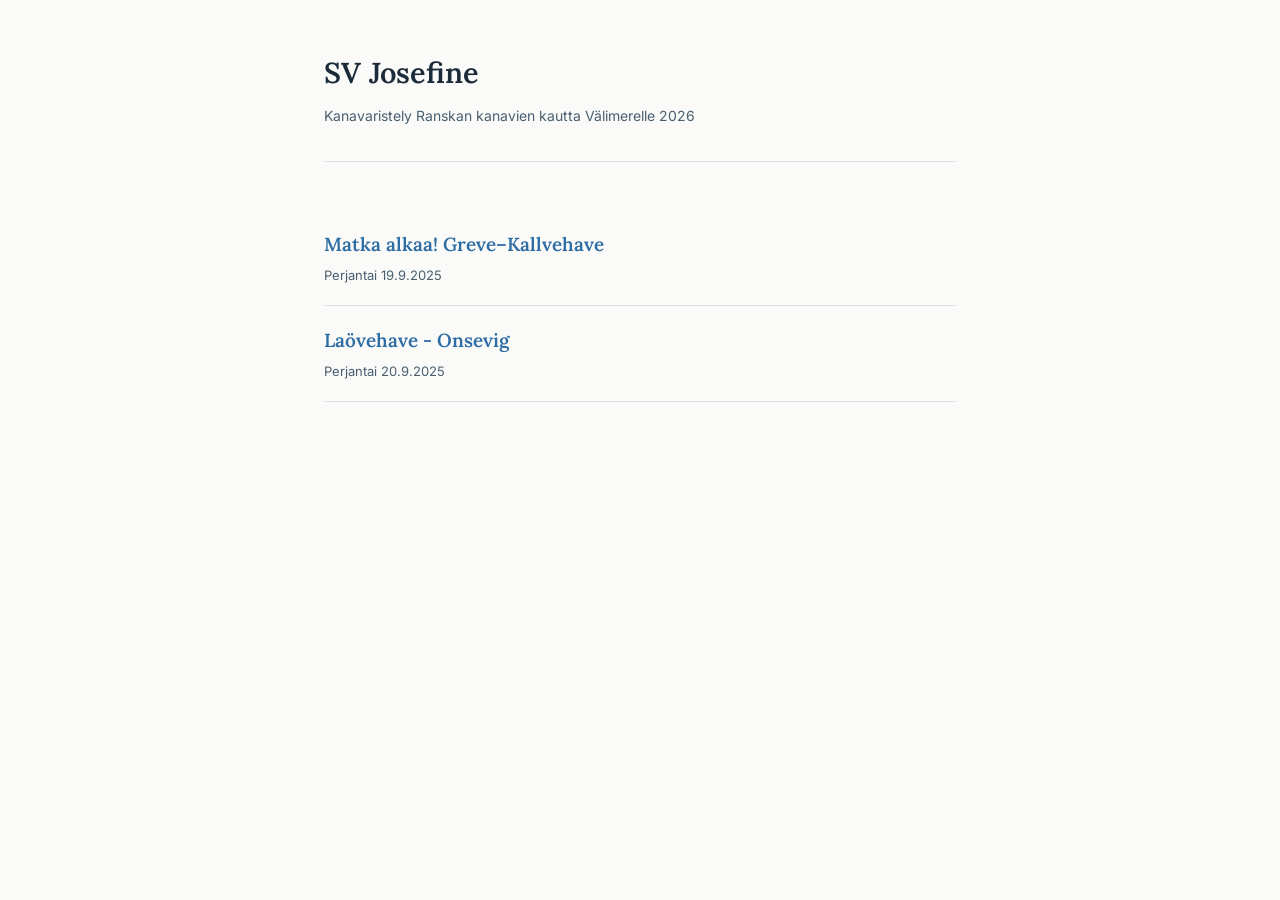
<file: index.html>
<!DOCTYPE html>
<html lang="fi">
<head>
  <meta charset="UTF-8">
  <meta name="viewport" content="width=device-width, initial-scale=1">
  <title>SY Josefine — Tervetuloa Josefinen matkaan</title>
  <link rel="preconnect" href="https://fonts.googleapis.com">
  <link href="https://fonts.googleapis.com/css2?family=Lora:ital,wght@0,400;0,600;1,400&family=Inter:wght@400;500&display=swap" rel="stylesheet">
  <link rel="stylesheet" href="style.css">
</head>
<body>
  <div class="site-header">
    <div class="site-title">SV Josefine</div>
    <div class="site-desc">Kanavaristely Ranskan kanavien kautta Välimerelle 2026</div>
  </div>
  <ul class="post-list">
    <li>
      <a href="2025-09-19.html">Matka alkaa! Greve–Kallvehave</a>
      <div class="pvm">Perjantai 19.9.2025</div>
    </li>
    <li>
      <a href="2025-09-20.html">Laövehave - Onsevig</a>
      <div class="pvm">Perjantai 20.9.2025</div>
    </li>
  </ul>
</body>
</html>
</file>
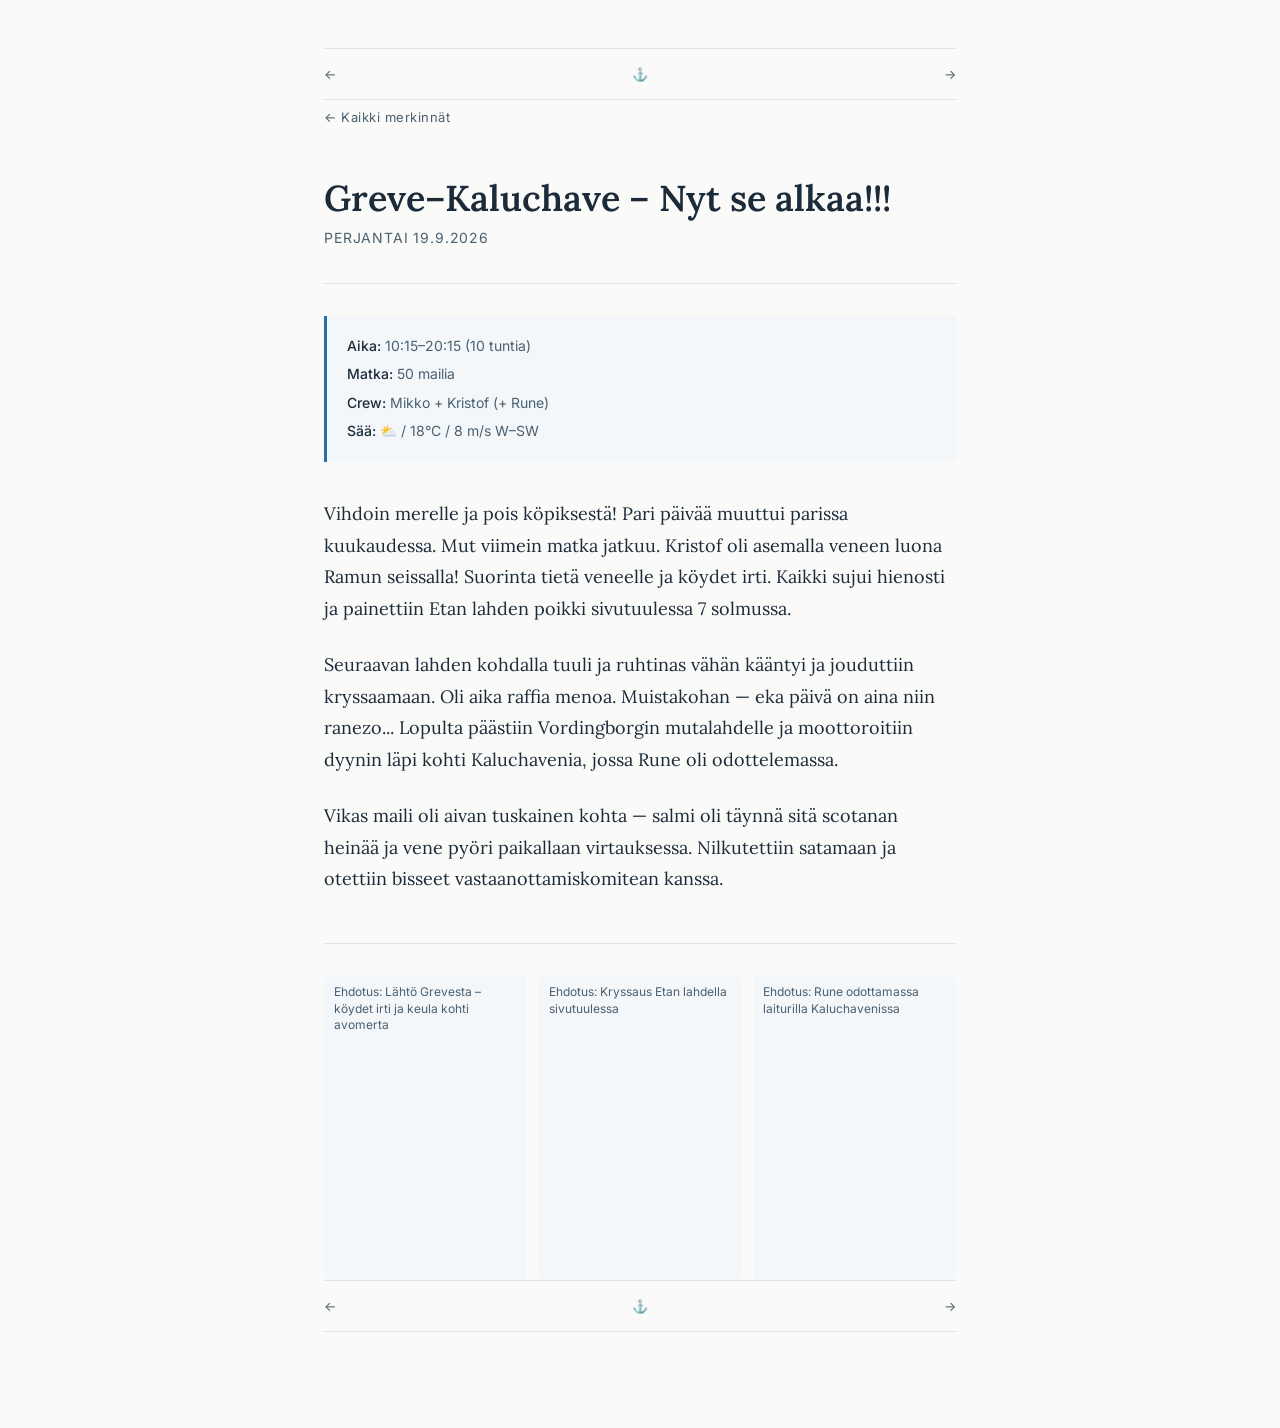
<file: 2025-09-19.html>
<!DOCTYPE html>
<html lang="fi">
<head>
  <meta charset="UTF-8">
  <meta name="viewport" content="width=device-width, initial-scale=1.0">
  <title>Greve–Kaluchave – Nyt se alkaa!!!</title>
  <link rel="preconnect" href="https://fonts.googleapis.com">
  <link href="https://fonts.googleapis.com/css2?family=Lora:ital,wght@0,400;0,600;1,400&family=Inter:wght@400;500&display=swap" rel="stylesheet">
  <link rel="stylesheet" href="style.css">
</head>
<body>

<nav class="post-nav">
  <a class="prev" href="#"><!-- PREV_LINK --></a>
  <a class="home" href="index.html">⚓</a>
  <a class="next" href="#"><!-- NEXT_LINK --></a>
</nav>

<a class="nav-back" href="index.html">Kaikki merkinnät</a>

<h1>Greve–Kaluchave – Nyt se alkaa!!!</h1>
<p class="date">Perjantai 19.9.2026</p>

<div class="log-box">
  <ul>
    <li><strong>Aika:</strong> 10:15–20:15 (10 tuntia)</li>
    <li><strong>Matka:</strong> 50 mailia</li>
    <li><strong>Crew:</strong> Mikko + Kristof (+ Rune)</li>
    <li><strong>Sää:</strong> ⛅ / 18°C / 8 m/s W–SW</li>
  </ul>
</div>

<p>Vihdoin merelle ja pois köpiksestä! Pari päivää muuttui parissa kuukaudessa. Mut viimein matka jatkuu. Kristof oli asemalla veneen luona Ramun seissalla! Suorinta tietä veneelle ja köydet irti. Kaikki sujui hienosti ja painettiin Etan lahden poikki sivutuulessa 7 solmussa.</p>

<p>Seuraavan lahden kohdalla tuuli ja ruhtinas vähän kääntyi ja jouduttiin kryssaamaan. Oli aika raffia menoa. Muistakohan — eka päivä on aina niin ranezo... Lopulta päästiin Vordingborgin mutalahdelle ja moottoroitiin dyynin läpi kohti Kaluchavenia, jossa Rune oli odottelemassa.</p>

<p>Vikas maili oli aivan tuskainen kohta — salmi oli täynnä sitä scotanan heinää ja vene pyöri paikallaan virtauksessa. Nilkutettiin satamaan ja otettiin bisseet vastaanottamiskomitean kanssa.</p>

<div class="photo-row">
  <figure class="photo-slot portrait"><figcaption>Ehdotus: Lähtö Grevesta – köydet irti ja keula kohti avomerta</figcaption></figure>
  <figure class="photo-slot portrait"><figcaption>Ehdotus: Kryssaus Etan lahdella sivutuulessa</figcaption></figure>
  <figure class="photo-slot portrait"><figcaption>Ehdotus: Rune odottamassa laiturilla Kaluchavenissa</figcaption></figure>
</div>

<nav class="post-nav">
  <a class="prev" href="#"><!-- PREV_LINK --></a>
  <a class="home" href="index.html">⚓</a>
  <a class="next" href="#"><!-- NEXT_LINK --></a>
</nav>

</body>
</html>
</file>
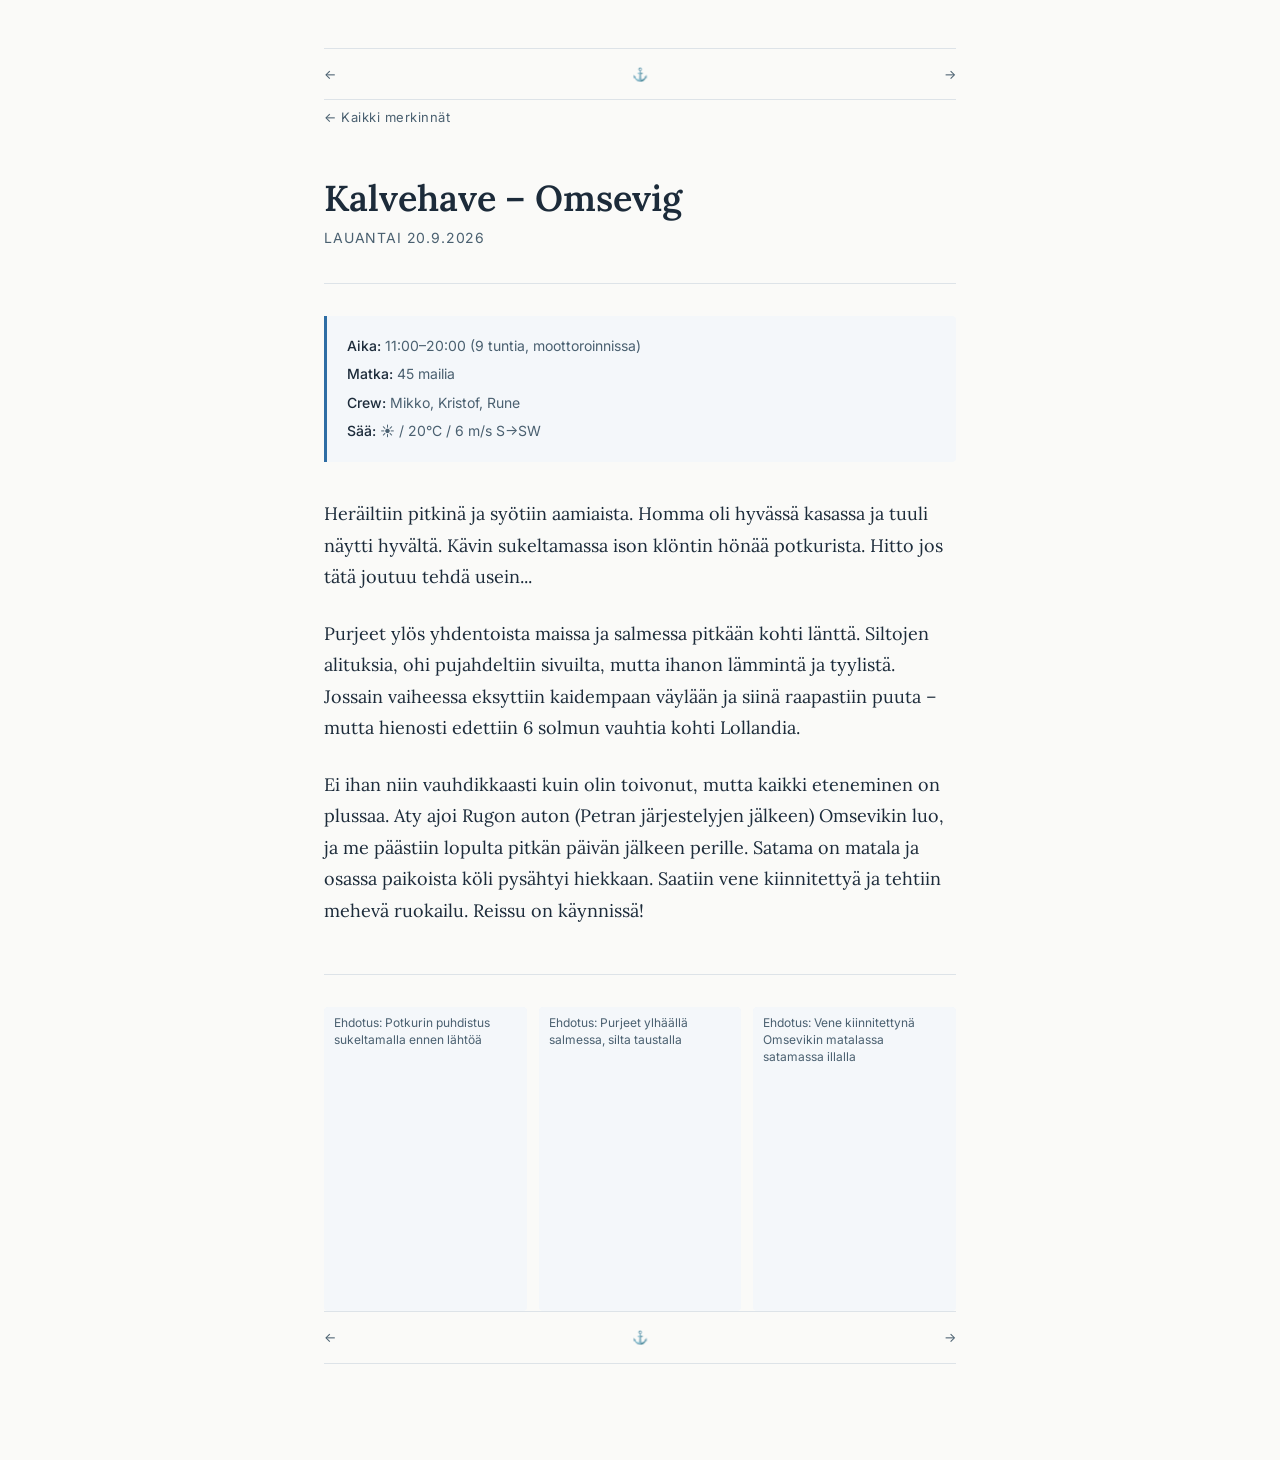
<file: 2025-09-20.html>
<!DOCTYPE html>
<html lang="fi">
<head>
  <meta charset="UTF-8">
  <meta name="viewport" content="width=device-width, initial-scale=1.0">
  <title>Kalvehave – Omsevig</title>
  <link rel="preconnect" href="https://fonts.googleapis.com">
  <link href="https://fonts.googleapis.com/css2?family=Lora:ital,wght@0,400;0,600;1,400&family=Inter:wght@400;500&display=swap" rel="stylesheet">
  <link rel="stylesheet" href="style.css">
</head>
<body>

<nav class="post-nav">
  <a class="prev" href="#"><!-- PREV_LINK --></a>
  <a class="home" href="index.html">⚓</a>
  <a class="next" href="#"><!-- NEXT_LINK --></a>
</nav>

<a class="nav-back" href="index.html">Kaikki merkinnät</a>

<h1>Kalvehave – Omsevig</h1>
<p class="date">Lauantai 20.9.2026</p>

<div class="log-box">
  <ul>
    <li><strong>Aika:</strong> 11:00–20:00 (9 tuntia, moottoroinnissa)</li>
    <li><strong>Matka:</strong> 45 mailia</li>
    <li><strong>Crew:</strong> Mikko, Kristof, Rune</li>
    <li><strong>Sää:</strong> ☀️ / 20°C / 6 m/s S→SW</li>
  </ul>
</div>

<p>Heräiltiin pitkinä ja syötiin aamiaista. Homma oli hyvässä kasassa ja tuuli näytti hyvältä. Kävin sukeltamassa ison klöntin hönää potkurista. Hitto jos tätä joutuu tehdä usein...</p>

<p>Purjeet ylös yhdentoista maissa ja salmessa pitkään kohti länttä. Siltojen alituksia, ohi pujahdeltiin sivuilta, mutta ihanon lämmintä ja tyylistä. Jossain vaiheessa eksyttiin kaidempaan väylään ja siinä raapastiin puuta – mutta hienosti edettiin 6 solmun vauhtia kohti Lollandia.</p>

<p>Ei ihan niin vauhdikkaasti kuin olin toivonut, mutta kaikki eteneminen on plussaa. Aty ajoi Rugon auton (Petran järjestelyjen jälkeen) Omsevikin luo, ja me päästiin lopulta pitkän päivän jälkeen perille. Satama on matala ja osassa paikoista köli pysähtyi hiekkaan. Saatiin vene kiinnitettyä ja tehtiin mehevä ruokailu. Reissu on käynnissä!</p>

<div class="photo-row">
  <figure class="photo-slot portrait"><figcaption>Ehdotus: Potkurin puhdistus sukeltamalla ennen lähtöä</figcaption></figure>
  <figure class="photo-slot portrait"><figcaption>Ehdotus: Purjeet ylhäällä salmessa, silta taustalla</figcaption></figure>
  <figure class="photo-slot portrait"><figcaption>Ehdotus: Vene kiinnitettynä Omsevikin matalassa satamassa illalla</figcaption></figure>
</div>

<nav class="post-nav">
  <a class="prev" href="#"><!-- PREV_LINK --></a>
  <a class="home" href="index.html">⚓</a>
  <a class="next" href="#"><!-- NEXT_LINK --></a>
</nav>

</body>
</html>
</file>
<file: style.css>
/* SV Josefine — Kanavaristely Välimerelle 2026 */
 
@import url('https://fonts.googleapis.com/css2?family=Lora:ital,wght@0,400;0,600;1,400&family=Inter:wght@400;500&display=swap');
 
/* ── Värit ── */
:root {
  --ink:        #1c2b3a;
  --ink-light:  #4a6070;
  --paper:      #fafaf8;
  --rule:       #dde3e8;
  --accent:     #2e6da4;
  --accent-dim: #e8f0f7;
  --log-bg:     #f4f7fa;
}
 
/* ── Pohja ── */
*, *::before, *::after { box-sizing: border-box; margin: 0; padding: 0; }
 
body {
  font-family: 'Lora', Georgia, serif;
  font-size: 18px;
  line-height: 1.75;
  color: var(--ink);
  background: var(--paper);
  max-width: 680px;
  margin: 0 auto;
  padding: 48px 24px 96px;
}
 
/* ── Navigointi takaisin etusivulle ── */
.nav-back {
  font-family: 'Inter', sans-serif;
  font-size: 13px;
  color: var(--ink-light);
  text-decoration: none;
  letter-spacing: 0.04em;
  display: inline-block;
  margin-bottom: 48px;
}
.nav-back:hover { color: var(--accent); }
.nav-back::before { content: "← "; }
 
/* ── Otsikko ── */
h1 {
  font-size: 2em;
  font-weight: 600;
  line-height: 1.2;
  color: var(--ink);
  margin-bottom: 6px;
}
 
p.date {
  font-family: 'Inter', sans-serif;
  font-size: 14px;
  color: var(--ink-light);
  letter-spacing: 0.06em;
  text-transform: uppercase;
  margin-bottom: 32px;
  padding-bottom: 32px;
  border-bottom: 1px solid var(--rule);
}
 
/* ── Lokikirjaboxi ── */
.log-box {
  background: var(--log-bg);
  border-left: 3px solid var(--accent);
  border-radius: 0 4px 4px 0;
  padding: 16px 20px;
  margin-bottom: 36px;
  font-family: 'Inter', sans-serif;
  font-size: 14px;
  color: var(--ink-light);
  line-height: 1.9;
}
.log-box ul { list-style: none; }
.log-box li { padding: 1px 0; }
.log-box strong { color: var(--ink); font-weight: 500; }
 
/* ── Leipäteksti ── */
p {
  margin-bottom: 1.4em;
  color: var(--ink);
}
 
/* ── Kuvat ── */
.photo-row {
  display: flex;
  gap: 12px;
  margin-top: 48px;
  padding-top: 32px;
  border-top: 1px solid var(--rule);
}
 
.photo-slot {
  flex: 1;
  border-radius: 4px;
  overflow: hidden;
  background: var(--log-bg);
}
 
.photo-slot.portrait {
  aspect-ratio: 2 / 3;
}
 
.photo-slot img {
  width: 100%;
  height: 100%;
  object-fit: cover;
  display: block;
}
 
.photo-slot figcaption {
  font-family: 'Inter', sans-serif;
  font-size: 12px;
  color: var(--ink-light);
  padding: 8px 10px;
  line-height: 1.4;
  background: var(--log-bg);
}
 
/* ── Etusivu ── */
.site-header {
  margin-bottom: 48px;
  padding-bottom: 32px;
  border-bottom: 1px solid var(--rule);
}
 
.site-title {
  font-size: 1.6em;
  font-weight: 600;
  color: var(--ink);
  margin-bottom: 6px;
}
 
.site-desc {
  font-family: 'Inter', sans-serif;
  font-size: 14px;
  color: var(--ink-light);
}
 
.post-list { list-style: none; }
 
.post-list li {
  padding: 18px 0;
  border-bottom: 1px solid var(--rule);
}
 
.post-list a {
  font-size: 1.05em;
  color: var(--accent);
  text-decoration: none;
  font-weight: 600;
}
.post-list a:hover { text-decoration: underline; }
 
.post-list .pvm {
  font-family: 'Inter', sans-serif;
  font-size: 13px;
  color: var(--ink-light);
  margin-top: 3px;
}
 
/* ── Navigointi ── */
.post-nav {
  display: flex;
  justify-content: space-between;
  align-items: center;
  gap: 16px;
  font-family: 'Inter', sans-serif;
  font-size: 13px;
  color: var(--ink-light);
  padding: 16px 0;
  border-top: 1px solid var(--rule);
  border-bottom: 1px solid var(--rule);
}
 
.post-nav a {
  color: var(--ink-light);
  text-decoration: none;
  max-width: 38%;
  line-height: 1.4;
}
.post-nav a:hover { color: var(--accent); }
 
.post-nav .prev::before { content: "← "; }
.post-nav .next::after  { content: " →"; }
.post-nav .home         { color: var(--rule); letter-spacing: 0.04em; flex-shrink: 0; }
.post-nav .home:hover   { color: var(--accent); }
 
.post-nav .prev,
.post-nav .next { flex: 1; }
.post-nav .next { text-align: right; }
</file>
